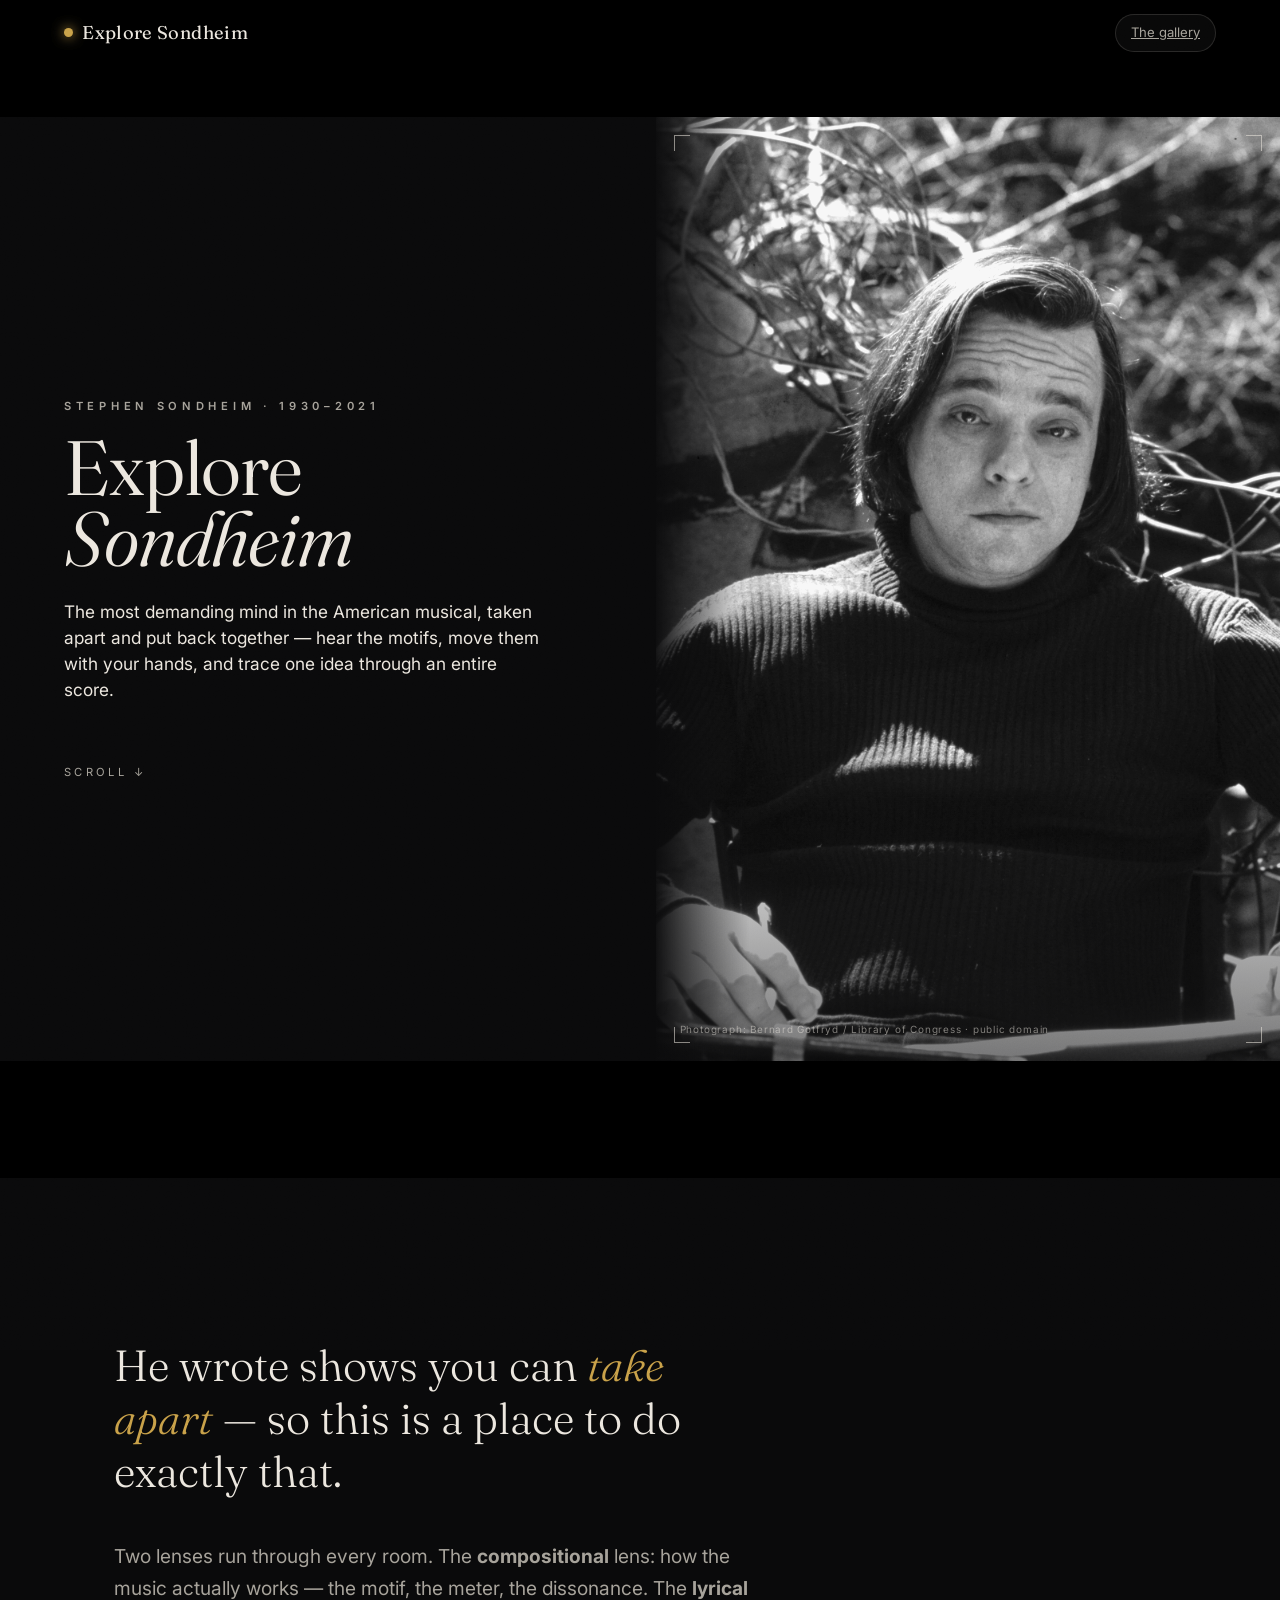
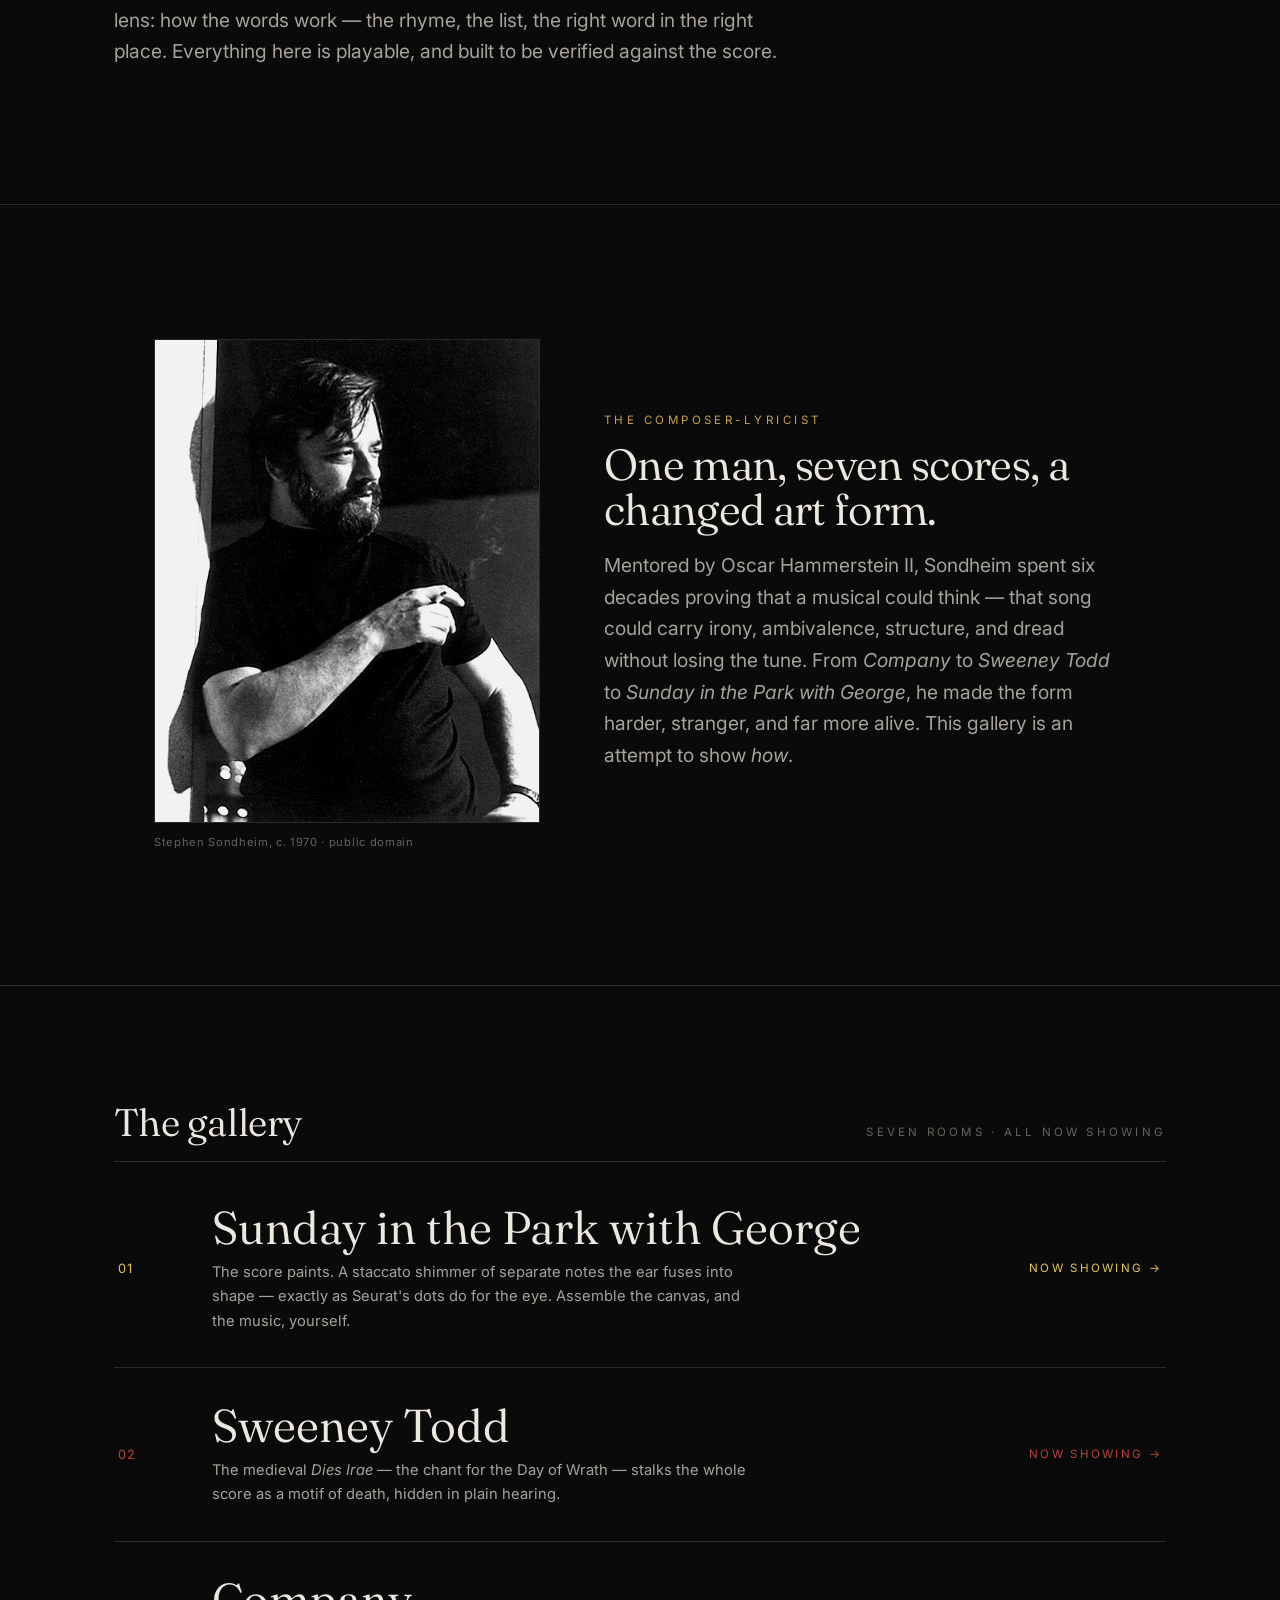
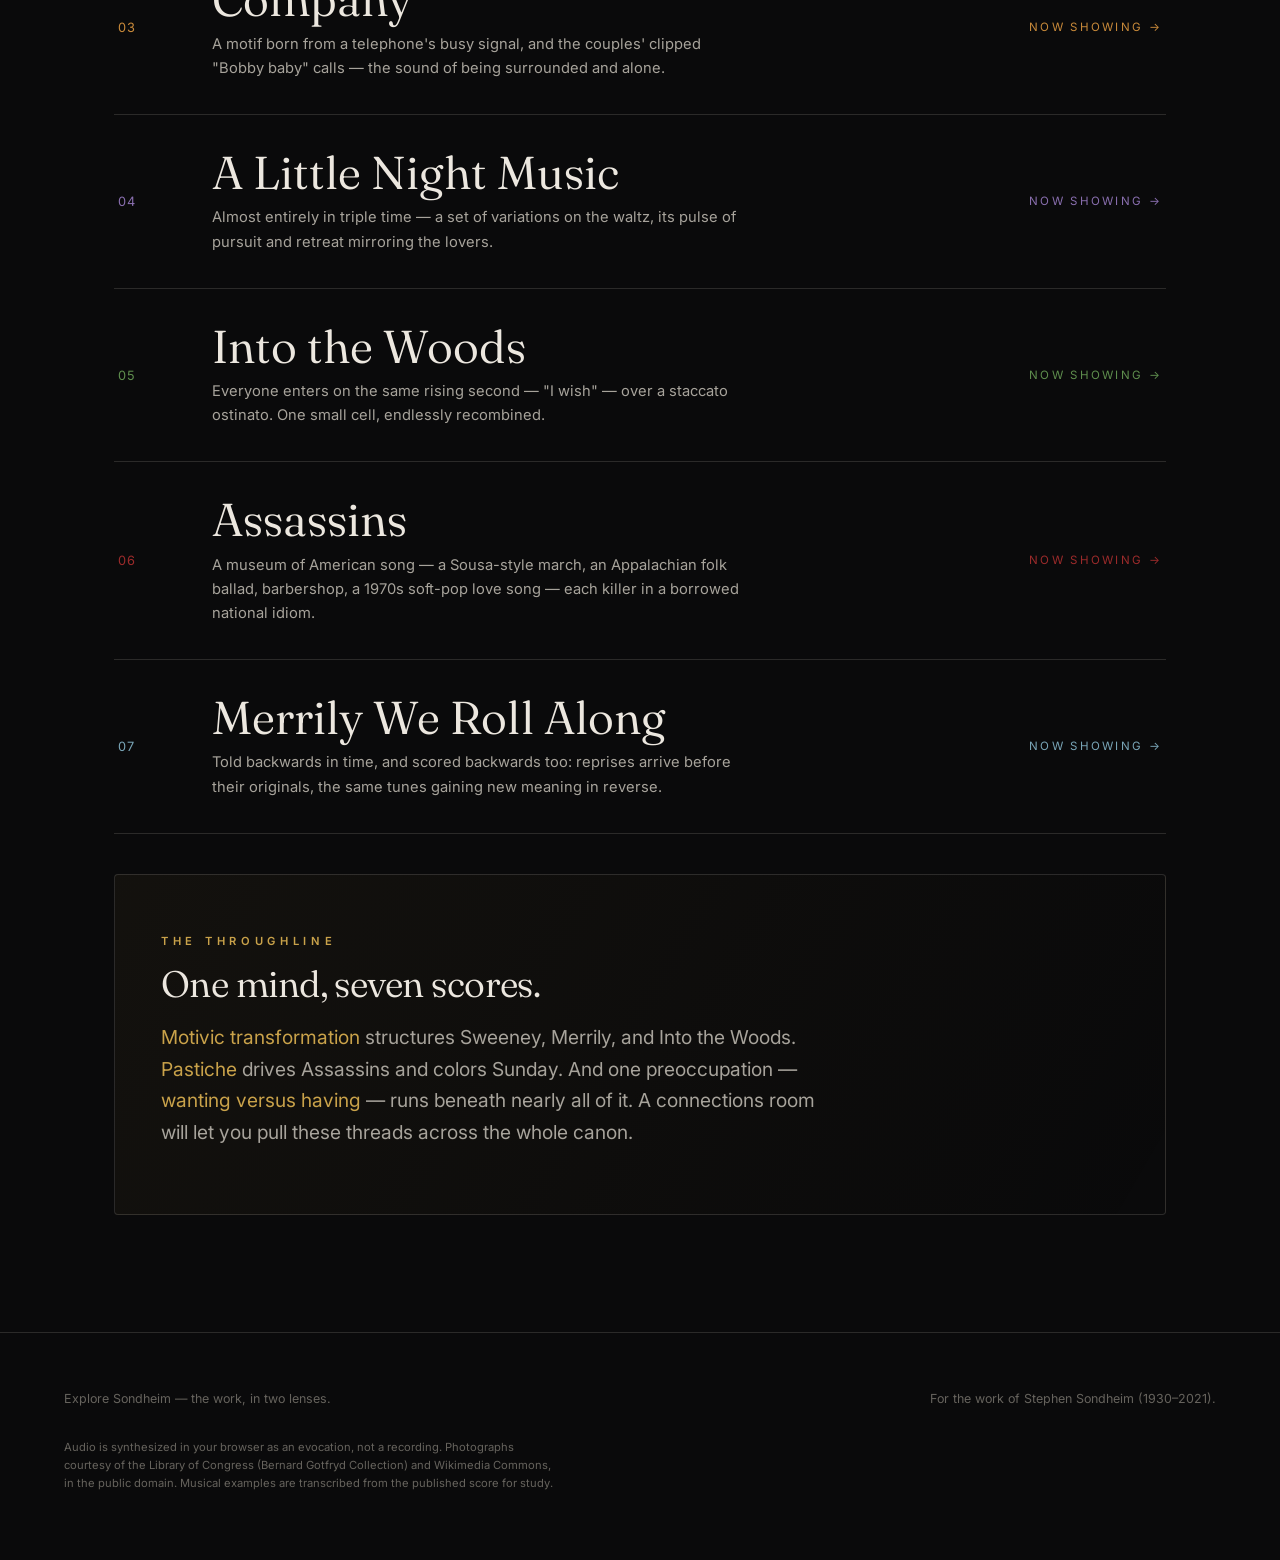
<file: index.html>
<!DOCTYPE html>
<html lang="en">
<head>
<meta charset="utf-8" />
<meta name="viewport" content="width=device-width, initial-scale=1" />
<title>Explore Sondheim — the work, in two lenses</title>
<meta name="description" content="A cinematic, interactive study of Stephen Sondheim's musicals through a compositional and lyrical lens. Hear the motifs, see the structure, trace the connections." />
<link rel="preconnect" href="https://fonts.googleapis.com" />
<link rel="preconnect" href="https://fonts.gstatic.com" crossorigin />
<link href="https://fonts.googleapis.com/css2?family=Fraunces:ital,opsz,wght@0,9..144,300..600;1,9..144,300..500&family=Inter:wght@400;500;600&display=swap" rel="stylesheet" />
<link rel="stylesheet" href="css/base.css" />
<link rel="stylesheet" href="css/lobby.css" />
</head>
<body class="cine">

<div class="grain" aria-hidden="true"></div>

<header class="topbar" id="topbar">
  <a class="brand" href="index.html"><span class="dot"></span> Explore Sondheim</a>
  <a class="chip" href="#gallery">The gallery</a>
</header>

<main>

  <!-- ===================== CINEMATIC HERO ===================== -->
  <section class="reel" aria-label="Stephen Sondheim">
    <div class="reel-copy">
      <p class="kicker reveal in">Stephen Sondheim · 1930–2021</p>
      <h1 class="reel-title reveal in d1">Explore <em>Sondheim</em></h1>
      <p class="reel-sub reveal in d2">The most demanding mind in the American musical, taken apart and put back together — hear the motifs, move them with your hands, and trace one idea through an entire score.</p>
      <p class="reel-scrollcue reveal in d2">Scroll ↓</p>
    </div>
    <figure class="reel-photo reveal in">
      <img src="assets/sondheim-gotfryd.jpg" alt="Portrait of Stephen Sondheim, New York, early 1970s, by Bernard Gotfryd" />
      <div class="seam" aria-hidden="true"></div>
      <div class="frame-ticks" aria-hidden="true"><span></span><span></span><span></span><span></span></div>
      <figcaption class="credit-micro">Photograph: Bernard Gotfryd / Library of Congress · public domain</figcaption>
    </figure>
  </section>

  <!-- ===================== STATEMENT ===================== -->
  <section class="wrap">
    <p class="statement reveal">He wrote shows you can <em>take apart</em> — so this is a place to do exactly that.</p>
    <p class="lede reveal d1" style="margin-top:28px">Two lenses run through every room. The <b>compositional</b> lens: how the music actually works — the motif, the meter, the dissonance. The <b>lyrical</b> lens: how the words work — the rhyme, the list, the right word in the right place. Everything here is playable, and built to be verified against the score.</p>
  </section>

  <hr class="divider" />

  <!-- ===================== THE MAN ===================== -->
  <section class="wrap">
    <figure class="man reveal">
      <div class="man-photo">
        <img src="assets/sondheim-1970.jpg" alt="Stephen Sondheim, c. 1970" />
        <figcaption>Stephen Sondheim, c. 1970 · public domain</figcaption>
      </div>
      <div>
        <p class="dates">The composer-lyricist</p>
        <h2>One man, seven scores, a changed art form.</h2>
        <p class="lede" style="margin-top:18px">Mentored by Oscar Hammerstein II, Sondheim spent six decades proving that a musical could think — that song could carry irony, ambivalence, structure, and dread without losing the tune. From <em>Company</em> to <em>Sweeney Todd</em> to <em>Sunday in the Park with George</em>, he made the form harder, stranger, and far more alive. This gallery is an attempt to show <em>how</em>.</p>
      </div>
    </figure>
  </section>

  <hr class="divider" />

  <!-- ===================== GALLERY INDEX ===================== -->
  <section class="wrap" id="gallery">
    <div class="now-showing reveal">
      <h2>The gallery</h2>
      <span class="count">Seven rooms · all now showing</span>
    </div>

    <a class="film-row live reveal" href="shows/sunday.html" style="--c:#e6c75a">
      <span class="frame-no">01</span>
      <span><span class="ftitle">Sunday in the Park with George</span><span class="fsig">The score paints. A staccato shimmer of separate notes the ear fuses into shape — exactly as Seurat's dots do for the eye. Assemble the canvas, and the music, yourself.</span></span>
      <span class="fstatus">Now showing →</span>
    </a>

    <a class="film-row live reveal" href="shows/sweeney.html" style="--c:#b8423a">
      <span class="frame-no">02</span>
      <span><span class="ftitle">Sweeney Todd</span><span class="fsig">The medieval <em>Dies Irae</em> — the chant for the Day of Wrath — stalks the whole score as a motif of death, hidden in plain hearing.</span></span>
      <span class="fstatus">Now showing →</span>
    </a>

    <a class="film-row live reveal" href="shows/company.html" style="--c:#c98a3a">
      <span class="frame-no">03</span>
      <span><span class="ftitle">Company</span><span class="fsig">A motif born from a telephone's busy signal, and the couples' clipped "Bobby baby" calls — the sound of being surrounded and alone.</span></span>
      <span class="fstatus">Now showing →</span>
    </a>

    <a class="film-row live reveal" href="shows/night-music.html" style="--c:#8a6fb0">
      <span class="frame-no">04</span>
      <span><span class="ftitle">A Little Night Music</span><span class="fsig">Almost entirely in triple time — a set of variations on the waltz, its pulse of pursuit and retreat mirroring the lovers.</span></span>
      <span class="fstatus">Now showing →</span>
    </a>

    <a class="film-row live reveal" href="shows/into-the-woods.html" style="--c:#5f8f4e">
      <span class="frame-no">05</span>
      <span><span class="ftitle">Into the Woods</span><span class="fsig">Everyone enters on the same rising second — "I wish" — over a staccato ostinato. One small cell, endlessly recombined.</span></span>
      <span class="fstatus">Now showing →</span>
    </a>

    <a class="film-row live reveal" href="shows/assassins.html" style="--c:#9c2b2b">
      <span class="frame-no">06</span>
      <span><span class="ftitle">Assassins</span><span class="fsig">A museum of American song — a Sousa-style march, an Appalachian folk ballad, barbershop, a 1970s soft-pop love song — each killer in a borrowed national idiom.</span></span>
      <span class="fstatus">Now showing →</span>
    </a>

    <a class="film-row live reveal" href="shows/merrily.html" style="--c:#7aa6b8">
      <span class="frame-no">07</span>
      <span><span class="ftitle">Merrily We Roll Along</span><span class="fsig">Told backwards in time, and scored backwards too: reprises arrive before their originals, the same tunes gaining new meaning in reverse.</span></span>
      <span class="fstatus">Now showing →</span>
    </a>

    <div class="threadline reveal">
      <p class="kicker">The throughline</p>
      <h2 style="font-size:clamp(1.5rem,3vw,2.3rem);margin:14px 0 10px">One mind, seven scores.</h2>
      <p class="lede"><em class="term" style="color:var(--accent)">Motivic transformation</em> structures Sweeney, Merrily, and Into the Woods. <em class="term" style="color:var(--accent)">Pastiche</em> drives Assassins and colors Sunday. And one preoccupation — <em class="term" style="color:var(--accent)">wanting versus having</em> — runs beneath nearly all of it. A connections room will let you pull these threads across the whole canon.</p>
    </div>
  </section>

</main>

<footer class="colophon">
  <div class="row">
    <span>Explore Sondheim — the work, in two lenses.</span>
    <span>For the work of Stephen Sondheim (1930–2021).</span>
  </div>
  <p class="credits">
    Audio is synthesized in your browser as an evocation, not a recording. Photographs courtesy of the Library of Congress (Bernard Gotfryd Collection) and Wikimedia Commons, in the public domain. Musical examples are transcribed from the published score for study.
  </p>
</footer>

<script>
  (function () {
    var reduced = window.matchMedia && window.matchMedia("(prefers-reduced-motion: reduce)").matches;
    var els = [].slice.call(document.querySelectorAll(".reveal:not(.in)"));
    var showAll = /[?&]all(?:[=&]|$)/.test(location.search);
    if (!("IntersectionObserver" in window) || reduced || showAll) { els.forEach(function (e){ e.classList.add("in"); }); }
    else {
      var io = new IntersectionObserver(function (en){ en.forEach(function (x){ if (x.isIntersecting){ x.target.classList.add("in"); io.unobserve(x.target);} }); }, { threshold: 0.16 });
      els.forEach(function (e){ io.observe(e); });
    }
    var bar = document.getElementById("topbar");
    var onScroll = function (){ bar.classList.toggle("scrolled", window.scrollY > 40); };
    onScroll(); window.addEventListener("scroll", onScroll, { passive: true });
  })();
</script>
</body>
</html>
</file>
<file: css/base.css>
/* ============================================================
   EXPLORE SONDHEIM — base.css
   Shared "museum" shell. Per-show worlds override the tokens
   defined in :root via a body[data-show="..."] scope.
   ============================================================ */

/* ---------- Design tokens (defaults / lobby) ---------- */
:root {
  --bg:            #0e0f13;
  --bg-soft:       #16181f;
  --ink:           #f4f1ea;
  --ink-soft:      #b9b4a8;
  --ink-faint:     #6f6a5e;
  --line:          rgba(244, 241, 234, 0.14);
  --accent:        #d8b15a;
  --accent-2:      #7aa6b8;

  --serif:  "Cormorant Garamond", Georgia, "Times New Roman", serif;
  --sans:   "Inter", system-ui, -apple-system, "Segoe UI", Roboto, sans-serif;

  --maxw:   1180px;
  --gutter: clamp(20px, 5vw, 64px);

  --ease:   cubic-bezier(0.22, 1, 0.36, 1);
  --slow:   1.1s;
  --med:    0.55s;

  --shadow: 0 30px 80px -30px rgba(0, 0, 0, 0.7);
}

/* ---------- Reset ---------- */
*, *::before, *::after { box-sizing: border-box; }
[hidden] { display: none !important; }
html { -webkit-text-size-adjust: 100%; scroll-behavior: smooth; }
body {
  margin: 0;
  background: var(--bg);
  color: var(--ink);
  font-family: var(--sans);
  font-size: 17px;
  line-height: 1.65;
  -webkit-font-smoothing: antialiased;
  text-rendering: optimizeLegibility;
  overflow-x: hidden;
}
img { max-width: 100%; display: block; }
button { font: inherit; color: inherit; cursor: pointer; }
a { color: inherit; }

/* ---------- Typography ---------- */
h1, h2, h3, .display {
  font-family: var(--serif);
  font-weight: 500;
  line-height: 1.04;
  letter-spacing: -0.01em;
  margin: 0 0 0.4em;
}
h1, h2, h3, p, .lead, .display { overflow-wrap: break-word; }
@media (max-width: 640px) { :root { --gutter: 18px; } }
.display { font-size: clamp(3rem, 9vw, 8rem); }
h1 { font-size: clamp(2.4rem, 6vw, 5rem); }
h2 { font-size: clamp(1.9rem, 4vw, 3.2rem); }
h3 { font-size: clamp(1.3rem, 2.4vw, 1.9rem); }

.eyebrow {
  font-family: var(--sans);
  font-size: 0.72rem;
  font-weight: 600;
  letter-spacing: 0.32em;
  text-transform: uppercase;
  color: var(--accent);
  margin: 0 0 1.2em;
}
.lead { font-size: clamp(1.1rem, 1.8vw, 1.45rem); color: var(--ink-soft); line-height: 1.55; }
p { max-width: 64ch; }
.muted { color: var(--ink-soft); }
.faint { color: var(--ink-faint); }
em.term { font-style: normal; color: var(--accent); }

/* ---------- Layout primitives ---------- */
.wrap { width: 100%; max-width: var(--maxw); margin-inline: auto; padding-inline: var(--gutter); }
section { position: relative; padding-block: clamp(64px, 12vh, 150px); }
.section-num {
  font-family: var(--sans);
  font-size: 0.72rem;
  letter-spacing: 0.3em;
  color: var(--ink-faint);
  text-transform: uppercase;
}
.divider { height: 1px; background: var(--line); border: 0; margin: 0; }

/* ---------- Top bar ---------- */
.topbar {
  position: fixed; inset: 0 0 auto 0; z-index: 50;
  display: flex; align-items: center; justify-content: space-between;
  padding: 14px var(--gutter);
  background: linear-gradient(to bottom, rgba(0,0,0,0.5), transparent);
  pointer-events: none;
  transition: background var(--med) var(--ease);
}
.topbar a, .topbar button { pointer-events: auto; }
.brand {
  font-family: var(--serif);
  font-size: 1.15rem;
  letter-spacing: 0.02em;
  text-decoration: none;
  display: inline-flex; align-items: center; gap: 0.5em;
}
.brand .dot {
  width: 9px; height: 9px; border-radius: 50%;
  background: var(--accent);
  box-shadow: 0 0 12px var(--accent);
}

/* ---------- Sound toggle ---------- */
.sound-toggle {
  display: inline-flex; align-items: center; gap: 0.6em;
  background: rgba(255,255,255,0.06);
  border: 1px solid var(--line);
  color: var(--ink);
  padding: 8px 16px; border-radius: 999px;
  backdrop-filter: blur(8px);
  transition: border-color var(--med), background var(--med), transform var(--med);
}
.sound-toggle:hover { border-color: var(--accent); transform: translateY(-1px); }
.sound-toggle .bars { display: inline-flex; align-items: flex-end; gap: 2px; height: 14px; }
.sound-toggle .bars i {
  width: 3px; background: var(--accent); border-radius: 2px;
  height: 5px; transition: height 0.2s;
}
.sound-toggle.playing .bars i { animation: eq 0.9s ease-in-out infinite; }
.sound-toggle.playing .bars i:nth-child(2) { animation-delay: 0.15s; }
.sound-toggle.playing .bars i:nth-child(3) { animation-delay: 0.3s; }
.sound-toggle.playing .bars i:nth-child(4) { animation-delay: 0.45s; }
@keyframes eq { 0%,100% { height: 4px; } 50% { height: 14px; } }

/* ---------- Buttons / controls ---------- */
.btn {
  display: inline-flex; align-items: center; gap: 0.6em;
  background: var(--accent); color: #14130d;
  border: 1px solid var(--accent);
  padding: 13px 26px; border-radius: 999px;
  font-weight: 600; letter-spacing: 0.02em;
  text-decoration: none;
  transition: transform var(--med) var(--ease), box-shadow var(--med), filter var(--med);
}
.btn:hover { transform: translateY(-2px); box-shadow: 0 14px 30px -12px var(--accent); filter: brightness(1.05); }
.btn.ghost { background: transparent; color: var(--ink); border-color: var(--line); }
.btn.ghost:hover { border-color: var(--accent); box-shadow: none; }

.chip {
  display: inline-flex; align-items: center; gap: 0.5em;
  border: 1px solid var(--line); border-radius: 999px;
  padding: 7px 15px; font-size: 0.82rem; color: var(--ink-soft);
  background: rgba(255,255,255,0.03);
  transition: all var(--med) var(--ease);
}
.chip[aria-pressed="true"], .chip.active { color: var(--ink); border-color: var(--accent); background: color-mix(in srgb, var(--accent) 16%, transparent); }
.chip:hover { border-color: var(--accent); }

/* Range sliders */
input[type="range"] {
  -webkit-appearance: none; appearance: none;
  width: 100%; height: 3px; border-radius: 3px;
  background: var(--line); outline: none; margin: 14px 0;
}
input[type="range"]::-webkit-slider-thumb {
  -webkit-appearance: none; appearance: none;
  width: 20px; height: 20px; border-radius: 50%;
  background: var(--accent); cursor: pointer;
  border: 3px solid var(--bg);
  box-shadow: 0 0 0 1px var(--accent), 0 4px 12px rgba(0,0,0,0.5);
  transition: transform 0.15s;
}
input[type="range"]::-webkit-slider-thumb:hover { transform: scale(1.15); }
input[type="range"]::-moz-range-thumb {
  width: 20px; height: 20px; border-radius: 50%;
  background: var(--accent); cursor: pointer; border: 3px solid var(--bg);
}

/* ---------- Cards / grid ---------- */
.grid { display: grid; gap: clamp(18px, 2.5vw, 34px); }
.cols-2 { grid-template-columns: repeat(2, 1fr); }
.cols-3 { grid-template-columns: repeat(3, 1fr); }
.cols-4 { grid-template-columns: repeat(4, 1fr); }
@media (max-width: 860px) { .cols-2, .cols-3, .cols-4 { grid-template-columns: 1fr; } }

.panel {
  background: var(--bg-soft);
  border: 1px solid var(--line);
  border-radius: 18px;
  padding: clamp(22px, 3vw, 38px);
}

/* ---------- Reveal-on-scroll ---------- */
.reveal { opacity: 0; transform: translateY(28px); transition: opacity var(--slow) var(--ease), transform var(--slow) var(--ease); }
.reveal.in { opacity: 1; transform: none; }
.reveal.d1 { transition-delay: 0.08s; }
.reveal.d2 { transition-delay: 0.16s; }
.reveal.d3 { transition-delay: 0.24s; }

/* ---------- Cited quote ---------- */
.cited {
  margin: 24px 0 0; padding: 6px 0 6px 22px;
  border-left: 2px solid var(--accent);
  font-family: var(--serif); font-size: clamp(1.15rem, 2vw, 1.5rem); font-style: italic;
  color: var(--ink); max-width: 62ch; line-height: 1.4;
}
.cited cite { display: block; margin-top: 10px; font-size: 0.78rem; font-style: normal; letter-spacing: 0.06em; color: var(--ink-faint); }

/* ---------- Footer ---------- */
.site-foot {
  padding: 60px var(--gutter);
  border-top: 1px solid var(--line);
  color: var(--ink-faint);
  font-size: 0.85rem;
  display: flex; flex-wrap: wrap; gap: 18px; justify-content: space-between;
}

/* ---------- Accessibility ---------- */
:focus-visible { outline: 2px solid var(--accent); outline-offset: 3px; border-radius: 4px; }
.sr-only {
  position: absolute; width: 1px; height: 1px; padding: 0; margin: -1px;
  overflow: hidden; clip: rect(0,0,0,0); white-space: nowrap; border: 0;
}
@media (prefers-reduced-motion: reduce) {
  *, *::before, *::after { animation-duration: 0.001ms !important; animation-iteration-count: 1 !important; transition-duration: 0.001ms !important; scroll-behavior: auto !important; }
  .reveal { opacity: 1; transform: none; }
}
</file>
<file: css/lobby.css>
/* ============================================================
   EXPLORE SONDHEIM — lobby.css
   Cinematic, photography-led identity for the entrance.
   Black-and-white, film grain, lower-third title cards.
   Overrides base tokens within body.cine.
   ============================================================ */

body.cine {
  --bg:        #0a0a0b;
  --bg-soft:   #121214;
  --ink:       #ece7df;        /* bone */
  --ink-soft:  #a7a39b;
  --ink-faint: #66635d;
  --line:      rgba(236, 231, 223, 0.14);
  --accent:    #c9a24a;        /* used sparingly */
  --serif: "Fraunces", Georgia, serif;
  --sans:  "Inter", system-ui, sans-serif;
  background: var(--bg);
}

/* ---------- Film grain over everything ---------- */
.grain {
  position: fixed; inset: -50%; z-index: 90; pointer-events: none;
  width: 200%; height: 200%;
  background-image: url("data:image/svg+xml,%3Csvg xmlns='http://www.w3.org/2000/svg' width='220' height='220'%3E%3Cfilter id='n'%3E%3CfeTurbulence type='fractalNoise' baseFrequency='0.82' numOctaves='3' stitchTiles='stitch'/%3E%3CfeColorMatrix type='saturate' values='0'/%3E%3C/filter%3E%3Crect width='100%25' height='100%25' filter='url(%23n)'/%3E%3C/svg%3E");
  opacity: 0.05; mix-blend-mode: overlay;
  animation: grainshift 0.6s steps(2) infinite;
}
@keyframes grainshift {
  0% { transform: translate(0,0); } 50% { transform: translate(-3%, 2%); } 100% { transform: translate(2%,-2%); }
}
@media (prefers-reduced-motion: reduce) { .grain { animation: none; } }

/* ---------- Type ---------- */
body.cine h1, body.cine h2, body.cine h3, body.cine .display {
  font-family: var(--serif); font-weight: 350; letter-spacing: -0.015em;
  font-optical-sizing: auto;
}
.kicker {
  font-family: var(--sans); font-size: 0.7rem; font-weight: 600;
  letter-spacing: 0.42em; text-transform: uppercase; color: var(--ink-soft);
}

/* ---------- Cinematic hero (split: copy | portrait, face kept clear) ---------- */
.reel { position: relative; min-height: 100svh; display: grid; grid-template-columns: 1.05fr 1fr; background: #000; }
@media (max-width: 860px){ .reel { grid-template-columns: 1fr; grid-template-rows: 60svh auto; } }

.reel-copy {
  position: relative; z-index: 3; display: flex; flex-direction: column; justify-content: center;
  padding: clamp(44px, 6vw, 100px) clamp(24px, 5vw, 72px);
  background: #0a0a0b;
}
.reel-copy .kicker { margin-bottom: 18px; }
.reel-title {
  font-size: clamp(2.7rem, 6vw, 6.2rem); line-height: 0.92; margin: 0;
  font-weight: 300; letter-spacing: -0.03em;
}
.reel-title em { font-style: italic; font-weight: 340; }
.reel-sub { max-width: 44ch; margin-top: 24px; color: var(--ink); font-size: clamp(1.02rem,1.35vw,1.28rem); line-height: 1.52; }
.reel-scrollcue { margin-top: 42px; font-family: var(--sans); font-size: 0.7rem; letter-spacing: 0.3em; text-transform: uppercase; color: var(--ink-soft); }

.reel-photo { position: relative; margin: 0; overflow: hidden; background: #000; min-height: 60svh; }
.reel-photo img {
  width: 100%; height: 100%; object-fit: cover; object-position: 50% 12%;
  filter: grayscale(1) contrast(1.07) brightness(0.97);
}
/* blend the seam toward the copy panel + a soft floor; never crosses the face */
.reel-photo .seam {
  position: absolute; inset: 0; pointer-events: none;
  background:
    linear-gradient(90deg, rgba(10,10,11,0.96) 0%, rgba(10,10,11,0) 15%),
    linear-gradient(to bottom, transparent 70%, rgba(10,10,11,0.55));
}
@media (max-width: 860px){
  .reel-photo .seam { background: linear-gradient(to bottom, transparent 55%, rgba(10,10,11,0.9)); }
}

/* film frame ticks around the portrait */
.frame-ticks { position: absolute; inset: 18px; z-index: 4; pointer-events: none; }
.frame-ticks span { position: absolute; width: 16px; height: 16px; border: 1px solid rgba(236,231,223,0.55); }
.frame-ticks span:nth-child(1){ top: 0; left: 0; border-right:0; border-bottom:0; }
.frame-ticks span:nth-child(2){ top: 0; right: 0; border-left:0; border-bottom:0; }
.frame-ticks span:nth-child(3){ bottom: 0; left: 0; border-right:0; border-top:0; }
.frame-ticks span:nth-child(4){ bottom: 0; right: 0; border-left:0; border-top:0; }

.credit-micro {
  position: absolute; z-index: 4; bottom: 24px; left: 24px;
  font-family: var(--sans); font-size: 0.62rem; letter-spacing: 0.08em; color: rgba(236,231,223,0.5);
}

/* ---------- Sections ---------- */
body.cine section { padding-block: clamp(70px, 13vh, 160px); }
.statement { font-family: var(--serif); font-weight: 300; font-size: clamp(1.6rem, 3.4vw, 3rem); line-height: 1.22; max-width: 22ch; }
.statement em { font-style: italic; color: var(--accent); }
.lede { max-width: 56ch; color: var(--ink-soft); font-size: clamp(1.02rem,1.5vw,1.2rem); }

/* "The man" split */
.man { display: grid; grid-template-columns: 0.85fr 1.15fr; gap: clamp(30px,5vw,80px); align-items: center; }
@media (max-width: 820px){ .man { grid-template-columns: 1fr; } }
.man-photo { position: relative; }
.man-photo img {
  width: 100%; filter: grayscale(1) contrast(1.06) brightness(0.95);
  border: 1px solid var(--line);
}
.man-photo figcaption { margin-top: 10px; font-family: var(--sans); font-size: 0.7rem; letter-spacing: 0.06em; color: var(--ink-faint); }
.man h2 { font-size: clamp(1.9rem,3.4vw,3rem); }
.man .dates { font-family: var(--sans); letter-spacing: 0.3em; font-size: 0.72rem; text-transform: uppercase; color: var(--accent); }

/* ---------- Cinematic gallery index ---------- */
.now-showing { display: flex; align-items: baseline; justify-content: space-between; flex-wrap: wrap; gap: 12px; border-bottom: 1px solid var(--line); padding-bottom: 18px; margin-bottom: 8px; }
.now-showing h2 { font-size: clamp(1.6rem,3vw,2.4rem); margin: 0; }
.now-showing .count { font-family: var(--sans); font-size: 0.72rem; letter-spacing: 0.28em; text-transform: uppercase; color: var(--ink-faint); }

.film-row {
  position: relative; display: grid; grid-template-columns: 56px 1fr auto;
  gap: clamp(14px, 3vw, 40px); align-items: center;
  padding: clamp(20px, 3vw, 34px) 4px; border-bottom: 1px solid var(--line);
  text-decoration: none; color: var(--ink);
  transition: padding-left 0.5s var(--ease), background 0.5s var(--ease);
  overflow: hidden;
}
.film-row .frame-no { font-family: var(--sans); font-size: 0.8rem; color: var(--ink-faint); letter-spacing: 0.1em; }
.film-row .ftitle { font-family: var(--serif); font-weight: 350; font-size: clamp(1.5rem, 3.6vw, 3rem); line-height: 1.02; transition: transform 0.5s var(--ease); }
.film-row .fsig { display: block; font-family: var(--sans); font-size: 0.92rem; color: var(--ink-soft); max-width: 60ch; margin-top: 8px; }
.film-row .fstatus { font-family: var(--sans); font-size: 0.72rem; letter-spacing: 0.2em; text-transform: uppercase; color: var(--ink-faint); white-space: nowrap; }
.film-row::after { content:""; position:absolute; left:0; top:0; bottom:0; width: 0; background: var(--c); transition: width 0.5s var(--ease); }

.film-row.live { cursor: pointer; }
.film-row.live:hover { padding-left: 22px; background: linear-gradient(90deg, color-mix(in srgb, var(--c) 12%, transparent), transparent 60%); }
.film-row.live:hover::after { width: 4px; }
.film-row.live:hover .ftitle { transform: translateX(4px); }
.film-row.live .fstatus { color: var(--c); }
.film-row.live .frame-no { color: var(--c); }
.film-row.soon { opacity: 0.62; }
@media (max-width: 680px){
  .film-row { grid-template-columns: 38px 1fr; }
  .film-row .fstatus { grid-column: 2; }
}

/* connections strip */
.threadline { border: 1px solid var(--line); border-radius: 4px; padding: clamp(26px,4vw,46px); margin-top: 40px; background: linear-gradient(120deg, rgba(201,162,74,0.05), transparent); }
.threadline .kicker { color: var(--accent); }

/* footer colophon */
.colophon { padding: 56px var(--gutter); border-top: 1px solid var(--line); display: grid; gap: 18px; }
.colophon .row { display: flex; flex-wrap: wrap; gap: 10px 26px; justify-content: space-between; font-family: var(--sans); font-size: 0.78rem; color: var(--ink-faint); }
.colophon a { color: var(--ink-soft); text-decoration: none; }
.colophon .credits { font-size: 0.7rem; color: var(--ink-faint); max-width: 70ch; line-height: 1.6; }

/* ---------- mobile ---------- */
@media (max-width: 860px) {
  .reel-copy { padding: 92px 22px 40px; }
  .reel-sub { max-width: 100%; }
}
@media (max-width: 600px) {
  .reel-title { font-size: clamp(2.2rem, 11vw, 3.3rem); }
  .reel-copy { padding: 84px 20px 34px; }
  .reel-scrollcue { margin-top: 28px; }
  .statement { max-width: 100%; font-size: clamp(1.5rem, 6.4vw, 2.1rem); }
  .lede { max-width: 100%; }
  .man { gap: 26px; }
  .film-row .fsig { max-width: 100%; }
}
</file>
